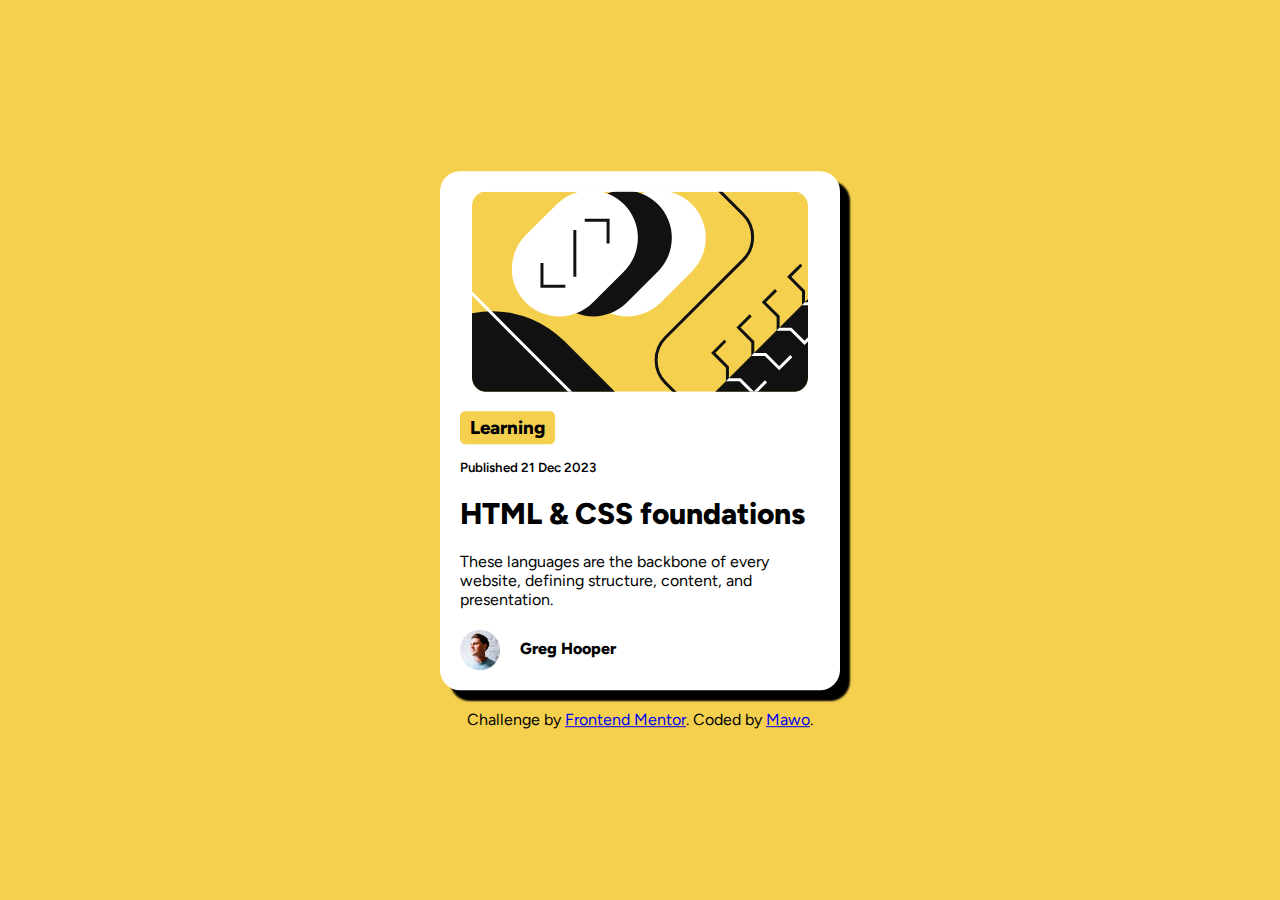
<file: index.html>
<!DOCTYPE html>
<html lang="en">
<head>
  <meta charset="UTF-8">
  <meta name="viewport" content="width=device-width, initial-scale=1.0"> <!-- displays site properly based on user's device -->
  <link rel="preconnect" href="https://fonts.googleapis.com">
<link rel="preconnect" href="https://fonts.gstatic.com" crossorigin>
<link href="https://fonts.googleapis.com/css2?family=Figtree:ital,wght@0,300..900;1,300..900&family=Inter:ital,opsz,wght@0,14..32,100..900;1,14..32,100..900&family=Montserrat:ital,wght@0,100..900;1,100..900&family=Playwrite+PL:wght@100..400&family=Poppins:ital,wght@0,100;0,200;0,300;0,400;0,500;0,600;0,700;0,800;0,900;1,100;1,200;1,300;1,400;1,500;1,600;1,700;1,800;1,900&family=Roboto:ital,wght@0,100..900;1,100..900&display=swap" rel="stylesheet">
  <link rel="stylesheet" href="styles.css">
  <link rel="icon" type="image/png" sizes="32x32" href="./assets/images/favicon-32x32.png">
  
  <title>Frontend Mentor | Blog preview card</title>
</head>
<body>

<div class="container">
  <div class="card">
  
      <div class="image"><img src="blog-preview-card-main/assets/images/illustration-article.svg" alt=""></div>
      <h3><span class="highlight">Learning</span></h3>
  
      <h5>Published 21 Dec 2023</h5>
  
      <h1>HTML & CSS foundations</h1>
  
      <p>These languages are the backbone of every website, defining structure, content, and presentation.</p>
  
      <div class="user">
        <img class="small-img" src="blog-preview-card-main/assets/images/image-avatar.webp" alt="image-avatar">
        <h4>Greg Hooper</h4>
      </div>
  </div>
  
    <div class="attribution">
      Challenge by <a href="https://www.frontendmentor.io?ref=challenge" target="_blank">Frontend Mentor</a>.
      Coded by <a href="#">Mawo</a>.
    </div>
</div>
</body>
</html>
</file>
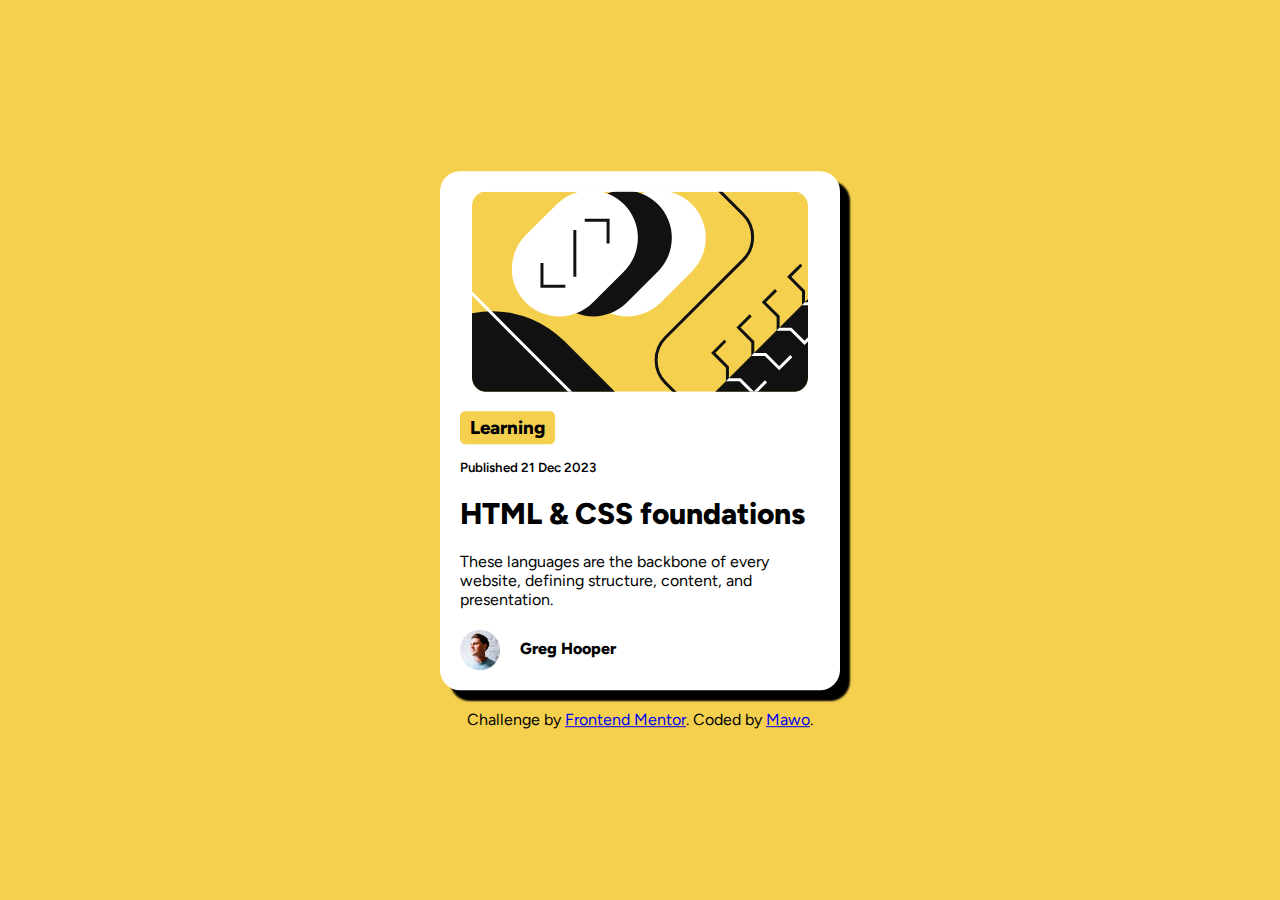
<file: blog-preview-card-main/index.html>
<!DOCTYPE html>
<html lang="en">
<head>
  <meta charset="UTF-8">
  <meta name="viewport" content="width=device-width, initial-scale=1.0"> <!-- displays site properly based on user's device -->
  <link rel="preconnect" href="https://fonts.googleapis.com">
<link rel="preconnect" href="https://fonts.gstatic.com" crossorigin>
<link href="https://fonts.googleapis.com/css2?family=Figtree:ital,wght@0,300..900;1,300..900&family=Inter:ital,opsz,wght@0,14..32,100..900;1,14..32,100..900&family=Montserrat:ital,wght@0,100..900;1,100..900&family=Playwrite+PL:wght@100..400&family=Poppins:ital,wght@0,100;0,200;0,300;0,400;0,500;0,600;0,700;0,800;0,900;1,100;1,200;1,300;1,400;1,500;1,600;1,700;1,800;1,900&family=Roboto:ital,wght@0,100..900;1,100..900&display=swap" rel="stylesheet">
  <link rel="stylesheet" href="styles.css">
  <link rel="icon" type="image/png" sizes="32x32" href="./assets/images/favicon-32x32.png">
  
  <title>Frontend Mentor | Blog preview card</title>
</head>
<body>

<div class="container">
  <div class="card">
  
      <div class="image"><img src="assets/images/illustration-article.svg" alt=""></div>
      <h3><span class="highlight">Learning</span></h3>
  
      <h5>Published 21 Dec 2023</h5>
  
      <h1>HTML & CSS foundations</h1>
  
      <p>These languages are the backbone of every website, defining structure, content, and presentation.</p>
  
      <div class="user">
        <img class="small-img" src="assets/images/image-avatar.webp" alt="image-avatar">
        <h4>Greg Hooper</h4>
      </div>
  </div>
  
    <div class="attribution">
      Challenge by <a href="https://www.frontendmentor.io?ref=challenge" target="_blank">Frontend Mentor</a>.
      Coded by <a href="#">Mawo</a>.
    </div>
</div>
</body>
</html>
</file>
<file: styles.css>
* {
    padding: 0;
    margin: 0;
    box-sizing: border-box;
}

body  {
    background-color: hsl(47, 88%, 63%);
    font-family: 'Figtree', sans-serif;
}

.card {
    background-color: hsl(0, 0%, 100%);
    padding: 20px;
    width: 400px;
    border-radius: 20px;
    box-shadow: 10px 10px 2px black;
}

h1, h2, h3, h4, h5 {
    padding-bottom: 20px;
    font-weight: 800;
}

h1 {
    font-size: 30px;
}

h5 {
    font-weight: 600;
}

p {
    margin-bottom: 20px;
    font-size: 16px;
}

.image {
    text-align: center;
}

.image img {
    border-radius: 15px;
    margin-bottom: 20px;
}

.highlight {
    background-color: hsl(47, 88%, 63%);
    padding: 5px 10px;
    border-radius: 5px;
}

.user {
    display: flex;
    gap: 20px;
}

.user h4 {
    position: relative;
    top: 10px;
}

.small-img {
    width: 40px;
}

.container {
    position: absolute;
    top: 50%;
    left: 50%;
    transform: translate(-50%, -50%);
}

.attribution {
    margin-top: 20px;
    text-align: center;
}
</file>
<file: blog-preview-card-main/styles.css>
* {
    padding: 0;
    margin: 0;
    box-sizing: border-box;
}

body  {
    background-color: hsl(47, 88%, 63%);
    font-family: 'Figtree', sans-serif;
}

.card {
    background-color: hsl(0, 0%, 100%);
    padding: 20px;
    width: 400px;
    border-radius: 20px;
    box-shadow: 10px 10px 2px black;
}

h1, h2, h3, h4, h5 {
    padding-bottom: 20px;
    font-weight: 800;
}

h1 {
    font-size: 30px;
}

h5 {
    font-weight: 600;
}

p {
    margin-bottom: 20px;
    font-size: 16px;
}

.image {
    text-align: center;
}

.image img {
    border-radius: 15px;
    margin-bottom: 20px;
}

.highlight {
    background-color: hsl(47, 88%, 63%);
    padding: 5px 10px;
    border-radius: 5px;
}

.user {
    display: flex;
    gap: 20px;
}

.user h4 {
    position: relative;
    top: 10px;
}

.small-img {
    width: 40px;
}

.container {
    position: absolute;
    top: 50%;
    left: 50%;
    transform: translate(-50%, -50%);
}

.attribution {
    margin-top: 20px;
    text-align: center;
}
</file>
